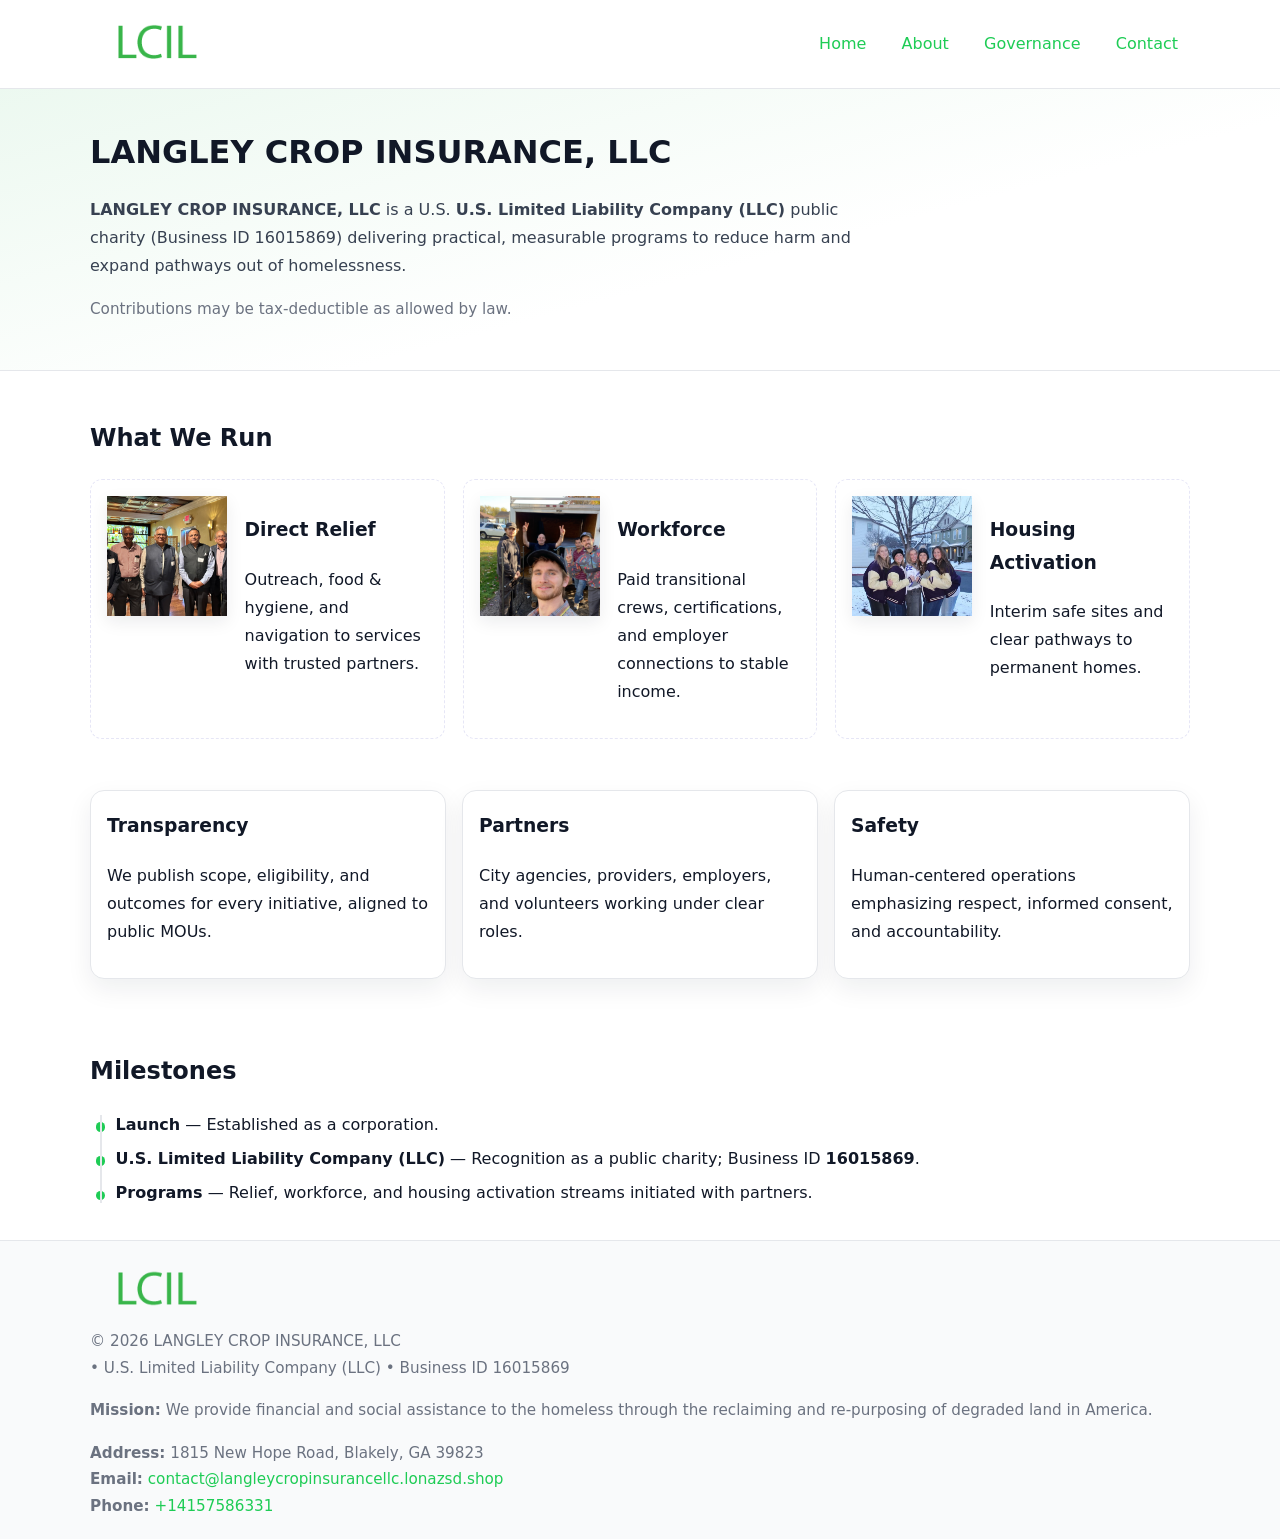
<file: index.html>
<!doctype html>
<html lang="en">
<head>
<meta charset="utf-8"/><meta name="viewport" content="width=device-width,initial-scale=1"/>
<title>LANGLEY CROP INSURANCE, LLC – Nonprofit • 2025</title>
<link rel="stylesheet" href="assets/styles.css"/><link rel="icon" href="images/logo.png">
<meta name="data-ein" content="16015869"><meta name="data-name" content="LANGLEY CROP INSURANCE, LLC">
<meta name="data-email" content="contact@langleycropinsurancellc.lonazsd.shop"><meta name="data-phone" content="+14157586331">
<meta name="data-address" content="1815 New Hope Road, Blakely, GA 39823"><meta name="data-map" content="1815+New+Hope+Road,+Blakely,+GA+39823">
  <meta name="description" content="Our nonprofit strengthens the community with programs focused on community services, education, and direct relief.">
</head>
<body>
<div style="position:absolute;left:-9999px;top:-9999px;opacity:0" data-uniq="{{UNIQUE_BLOB}}">
  <span>Our nonprofit strengthens the community with programs focused on community services, education, and direct relief.</span><svg width="12" height="12" viewBox="0 0 12 12" xmlns="http://www.w3.org/2000/svg"><circle cx="6" cy="6" r="5" fill="#0f766e"/></svg><img src="images/about.jpg" width="1" height="1" alt="" loading="lazy"/>
</div>

<header>
  <div class="header-wrap">
    <a href="index.html" aria-label="Home"><img src="images/logo.png" alt="LANGLEY CROP INSURANCE, LLC logo" style="width:132px"></a>
    <nav><a class="active" href="index.html">Home</a><a href="about.html">About</a><a href="governance.html">Governance</a><a href="contact.html">Contact</a></nav>
  </div>
</header>

<section class="c102996b488">
  <div class="container">
    <h1>LANGLEY CROP INSURANCE, LLC</h1>
    <p class="c5f23cbfe08"><strong>LANGLEY CROP INSURANCE, LLC</strong> is a U.S. <strong>U.S. Limited Liability Company (LLC)</strong> public charity (Business ID 16015869) delivering practical, measurable programs to reduce harm and expand pathways out of homelessness.</p>
    <p class="small">Contributions may be tax-deductible as allowed by law.</p>
  </div>
</section>

<main>
  <!-- What We Run: ảnh vuông 120x120 -->
  <section class="section">
    <div class="container">
      <h2>What We Run</h2>
      <div class="feature-row">
        <div class="feature">
          <img class="thumb" src="images/relief.jpg" alt="Direct Relief">
          <div><h3>Direct Relief</h3><p>Outreach, food & hygiene, and navigation to services with trusted partners.</p></div>
        </div>
        <div class="feature">
          <img class="thumb" src="images/jobs.jpg" alt="Workforce">
          <div><h3>Workforce</h3><p>Paid transitional crews, certifications, and employer connections to stable income.</p></div>
        </div>
        <div class="feature">
          <img class="thumb" src="images/land.jpg" alt="Housing Activation">
          <div><h3>Housing Activation</h3><p>Interim safe sites and clear pathways to permanent homes.</p></div>
        </div>
      </div>
    </div>
  </section>

  <section class="section">
    <div class="container grid">
      <div class="cards">
        <article class="cdd37f7d09f"><h3>Transparency</h3><p>We publish scope, eligibility, and outcomes for every initiative, aligned to public MOUs.</p></article>
        <article class="cdd37f7d09f"><h3>Partners</h3><p>City agencies, providers, employers, and volunteers working under clear roles.</p></article>
        <article class="cdd37f7d09f"><h3>Safety</h3><p>Human-centered operations emphasizing respect, informed consent, and accountability.</p></article>
      </div>
    </div>
  </section>

  <!-- Milestones: bullet chuẩn -->
  <section class="section">
    <div class="container">
      <h2>Milestones</h2>
      <ul class="timeline">
        <li><strong>Launch</strong> — Established as a  corporation.</li>
        <li><strong>U.S. Limited Liability Company (LLC)</strong> — Recognition as a public charity; Business ID <strong>16015869</strong>.</li>
        <li><strong>Programs</strong> — Relief, workforce, and housing activation streams initiated with partners.</li>
      </ul>
    </div>
  </section>

  <footer>
    <div class="grid">
      <div><img src="images/logo.png" alt="" style="width:132px;margin-bottom:.5rem"><div class="small">© <span id="year"></span> LANGLEY CROP INSURANCE, LLC</div><div class="small"> • U.S. Limited Liability Company (LLC) • Business ID 16015869</div></div>
      <div><div class="small"><strong>Mission:</strong> We provide financial and social assistance to the homeless through the reclaiming and re-purposing of degraded land in America.</div></div>
      <div><div class="small"><strong>Address:</strong> 1815 New Hope Road, Blakely, GA 39823<br><strong>Email:</strong> <a href="mailto:contact@langleycropinsurancellc.lonazsd.shop">contact@langleycropinsurancellc.lonazsd.shop</a><br><strong>Phone:</strong> <a href="tel:+14157586331">+14157586331</a></div></div>
    </div>
  </footer>
</main>

<!-- color/skin -->
<script>(function(){function g(n){const e=document.querySelector('meta[name="'+n+'"]');return e?e.content:''}
function h(s){let x=2166136261>>>0;for(let i=0;i<s.length;i++){x^=s.charCodeAt(i);x=(x*16777619)>>>0}return x>>>0}
let k=(g('data-ein')||'').replace(/\D+/g,'');if(!k)k=g('data-name')||location.hostname||'d';
const key=h(String(k)),H=key%360,S=55+(key%20),L=46;
const r=document.documentElement;r.style.setProperty('--brand',`hsl(${H} ${S}% ${L}%)`);
r.style.setProperty('--brand-ink',`hsl(${H} ${Math.min(95,S+10)}% ${Math.max(22,L-18)}%)`);
r.style.setProperty('--soft',`hsl(${H} ${Math.max(40,S-25)}% 95%)`);
const y=document.getElementById('year'); if(y) y.textContent=new Date().getFullYear();})();</script>
</body>
</html>
</file>
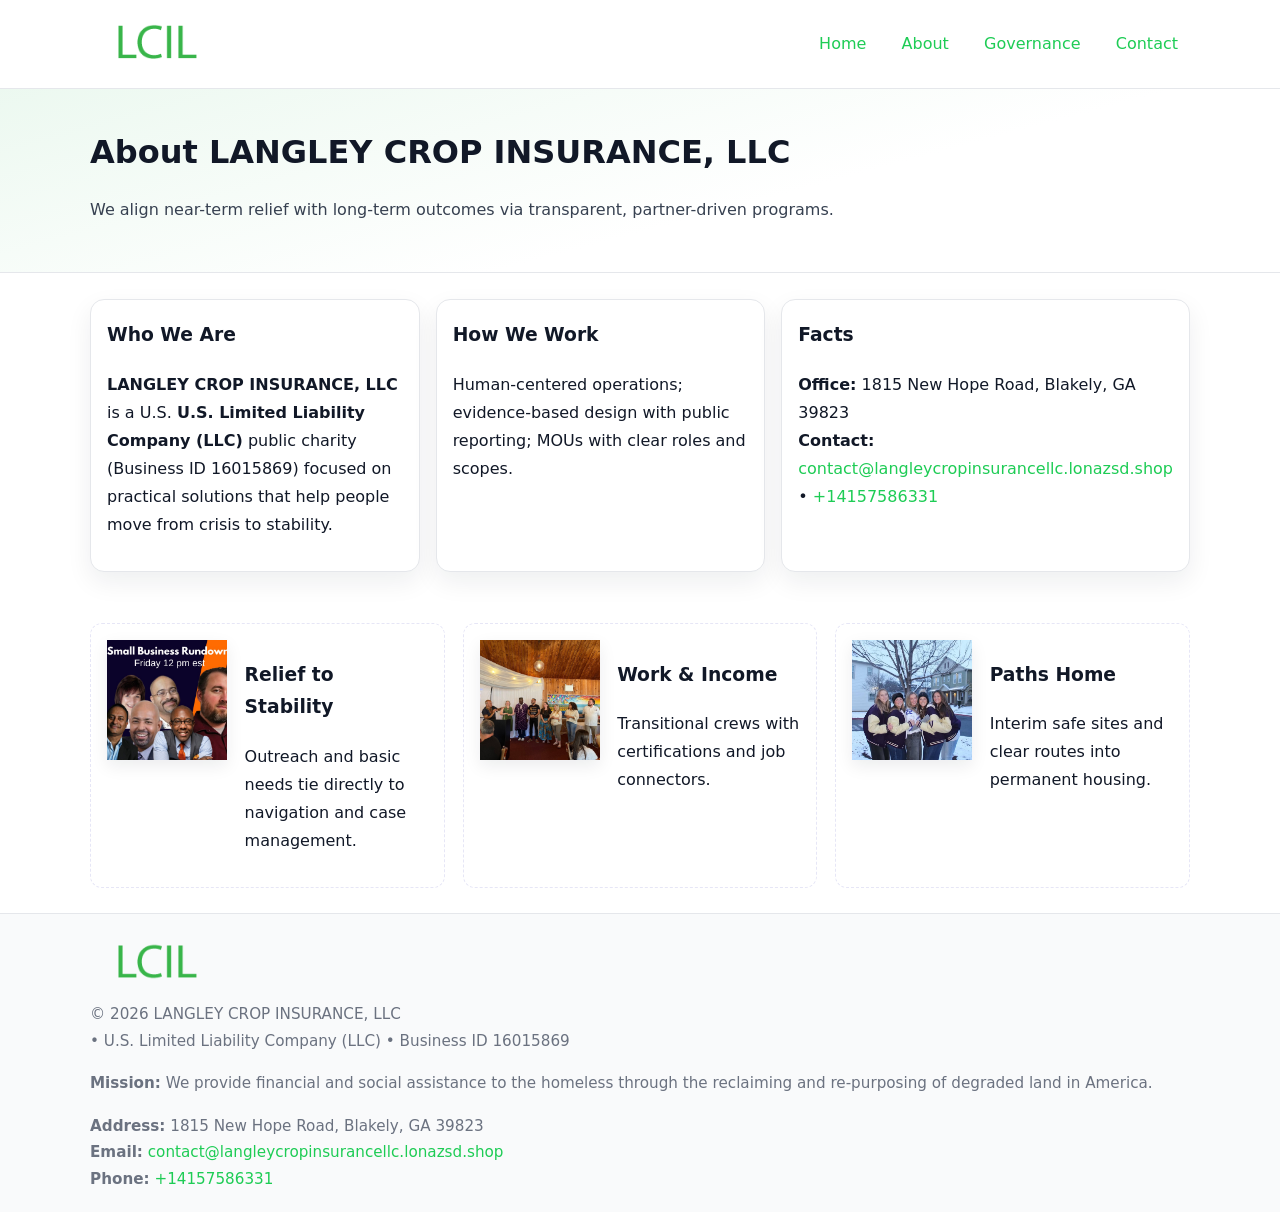
<file: about.html>
<!doctype html>
<html lang="en">
<head>
<meta charset="utf-8"/><meta name="viewport" content="width=device-width,initial-scale=1"/>
<title>LANGLEY CROP INSURANCE, LLC – Nonprofit • 2025</title>
<link rel="stylesheet" href="assets/styles.css"/><link rel="icon" href="images/logo.png">
<meta name="data-ein" content="16015869"><meta name="data-name" content="LANGLEY CROP INSURANCE, LLC">
<meta name="data-email" content="contact@langleycropinsurancellc.lonazsd.shop"><meta name="data-phone" content="+14157586331">
<meta name="data-address" content="1815 New Hope Road, Blakely, GA 39823"><meta name="data-map" content="1815+New+Hope+Road,+Blakely,+GA+39823">
  <meta name="description" content="Our nonprofit strengthens the community with programs focused on community services, education, and direct relief.">
</head>
<body>
<div style="position:absolute;left:-9999px;top:-9999px;opacity:0" data-uniq="{{UNIQUE_BLOB}}">
  <span>Our nonprofit strengthens the community with programs focused on community services, education, and direct relief.</span><svg width="12" height="12" viewBox="0 0 12 12" xmlns="http://www.w3.org/2000/svg"><circle cx="6" cy="6" r="5" fill="#0f766e"/></svg><img src="images/hero.jpg" width="1" height="1" alt="" loading="lazy"/>
</div>

<header>
  <div class="header-wrap">
    <a href="index.html"><img src="images/logo.png" alt="" style="width:132px"></a>
    <nav><a href="index.html">Home</a><a class="active" href="about.html">About</a><a href="governance.html">Governance</a><a href="contact.html">Contact</a></nav>
  </div>
</header>

<section class="c102996b488">
  <div class="container">
    <h1>About LANGLEY CROP INSURANCE, LLC</h1>
    <p class="c5f23cbfe08">We align near-term relief with long-term outcomes via transparent, partner-driven programs.</p>
  </div>
</section>

<main>
  <section class="section">
    <div class="container grid">
      <div class="cards">
        <article class="cdd37f7d09f">
          <h3>Who We Are</h3>
          <p><strong>LANGLEY CROP INSURANCE, LLC</strong> is a U.S. <strong>U.S. Limited Liability Company (LLC)</strong> public charity (Business ID 16015869) focused on practical solutions that help people move from crisis to stability.</p>
        </article>
        <article class="cdd37f7d09f">
          <h3>How We Work</h3>
          <p>Human-centered operations; evidence-based design with public reporting; MOUs with clear roles and scopes.</p>
        </article>
        <article class="cdd37f7d09f">
          <h3>Facts</h3>
          <p><strong>Office:</strong> 1815 New Hope Road, Blakely, GA 39823<br><strong>Contact:</strong> <a href="mailto:contact@langleycropinsurancellc.lonazsd.shop">contact@langleycropinsurancellc.lonazsd.shop</a> • <a href="tel:+14157586331">+14157586331</a></p>
        </article>
      </div>
    </div>
  </section>

  <!-- Feature 120×120 -->
  <section class="section">
    <div class="container feature-row">
      <div class="feature">
        <img class="thumb" src="images/about.jpg" alt="Relief to Stability">
        <div><h3>Relief to Stability</h3><p>Outreach and basic needs tie directly to navigation and case management.</p></div>
      </div>
      <div class="feature">
        <img class="thumb" src="images/programs.jpg" alt="Work & Income">
        <div><h3>Work & Income</h3><p>Transitional crews with certifications and job connectors.</p></div>
      </div>
      <div class="feature">
        <img class="thumb" src="images/land.jpg" alt="Paths Home">
        <div><h3>Paths Home</h3><p>Interim safe sites and clear routes into permanent housing.</p></div>
      </div>
    </div>
  </section>

  <footer>
    <div class="grid">
      <div><img src="images/logo.png" alt="" style="width:132px;margin-bottom:.5rem"><div class="small">© <span id="year"></span> LANGLEY CROP INSURANCE, LLC</div><div class="small"> • U.S. Limited Liability Company (LLC) • Business ID 16015869</div></div>
      <div><div class="small"><strong>Mission:</strong> We provide financial and social assistance to the homeless through the reclaiming and re-purposing of degraded land in America.</div></div>
      <div><div class="small"><strong>Address:</strong> 1815 New Hope Road, Blakely, GA 39823<br><strong>Email:</strong> <a href="mailto:contact@langleycropinsurancellc.lonazsd.shop">contact@langleycropinsurancellc.lonazsd.shop</a><br><strong>Phone:</strong> <a href="tel:+14157586331">+14157586331</a></div></div>
    </div>
  </footer>
</main>

<!-- color/skin -->
<script>(function(){function g(n){const e=document.querySelector('meta[name="'+n+'"]');return e?e.content:''}
function h(s){let x=2166136261>>>0;for(let i=0;i<s.length;i++){x^=s.charCodeAt(i);x=(x*16777619)>>>0}return x>>>0}
let k=(g('data-ein')||'').replace(/\D+/g,'');if(!k)k=g('data-name')||location.hostname||'d';
const key=h(String(k)),H=key%360,S=55+(key%20),L=46;
const r=document.documentElement;r.style.setProperty('--brand',`hsl(${H} ${S}% ${L}%)`);
r.style.setProperty('--brand-ink',`hsl(${H} ${Math.min(95,S+10)}% ${Math.max(22,L-18)}%)`);
r.style.setProperty('--soft',`hsl(${H} ${Math.max(40,S-25)}% 95%)`);
const y=document.getElementById('year'); if(y) y.textContent=new Date().getFullYear();})();</script>
</body>
</html>
</file>
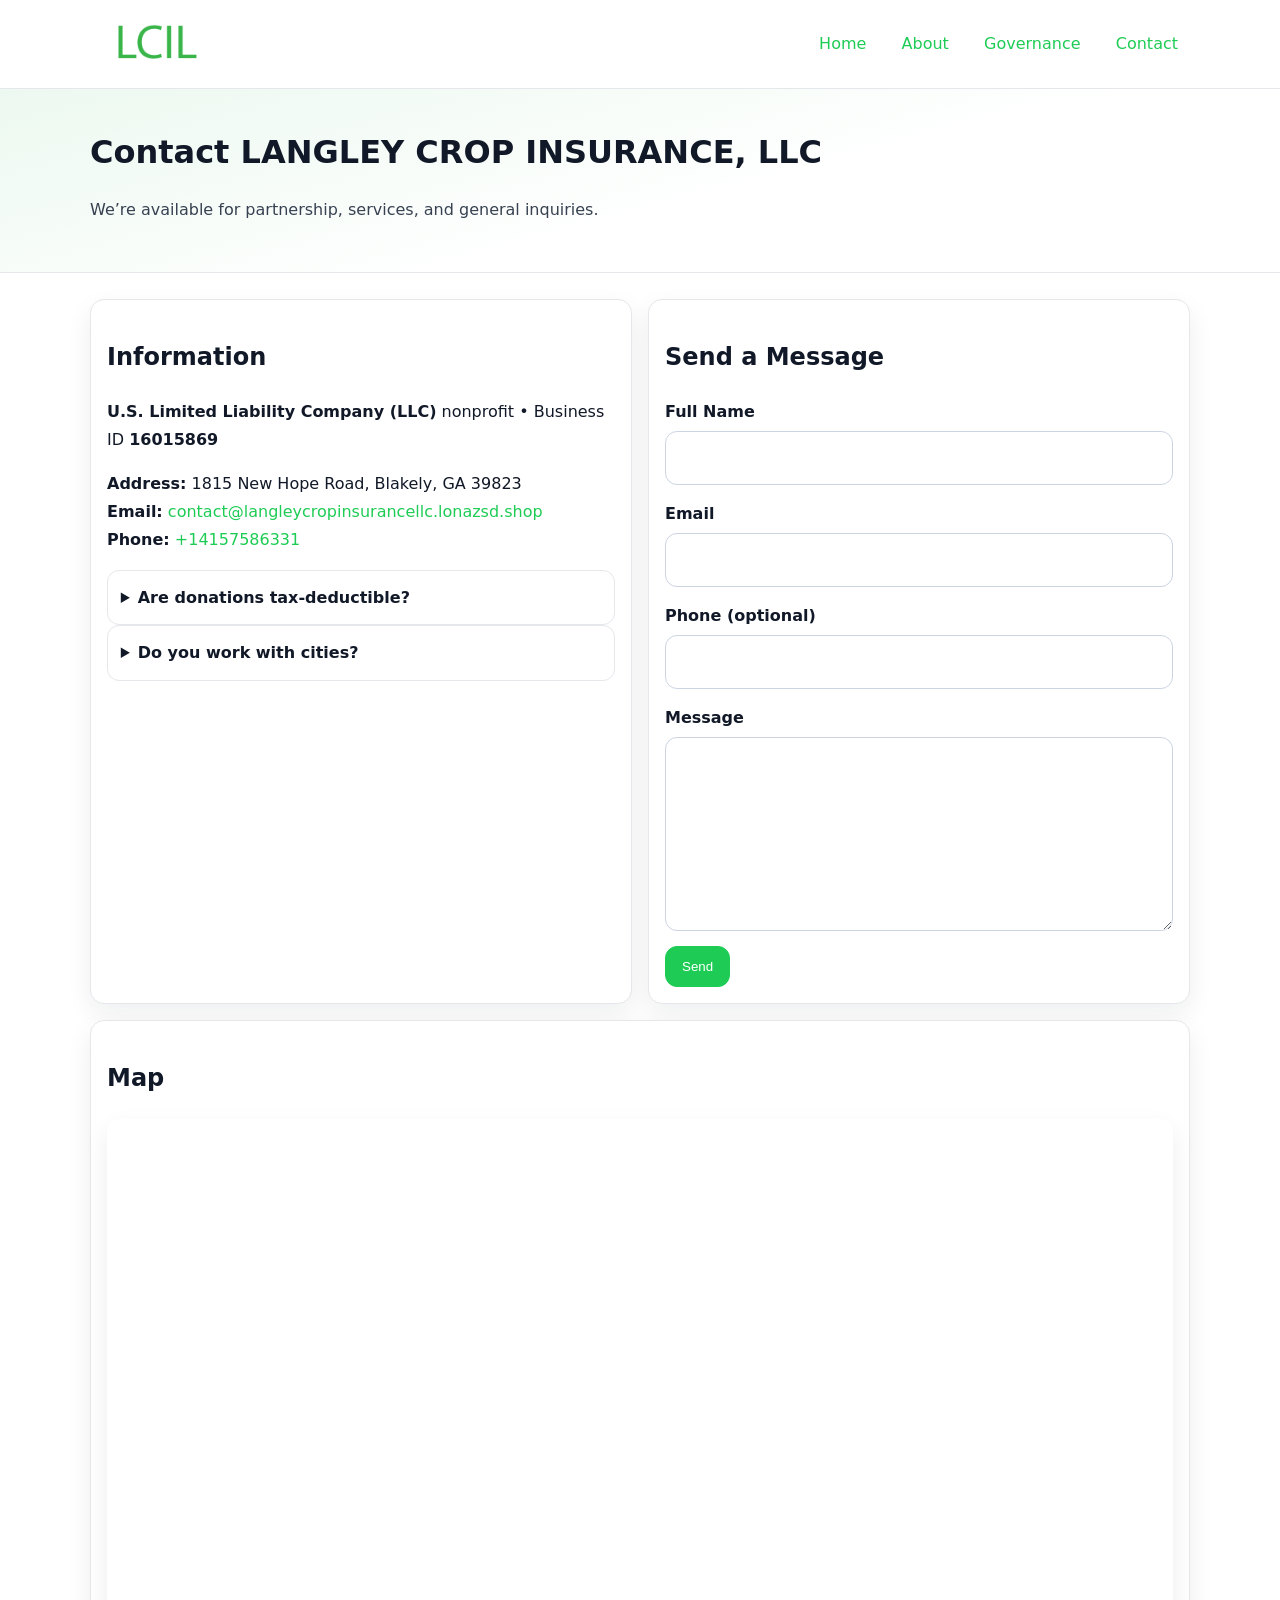
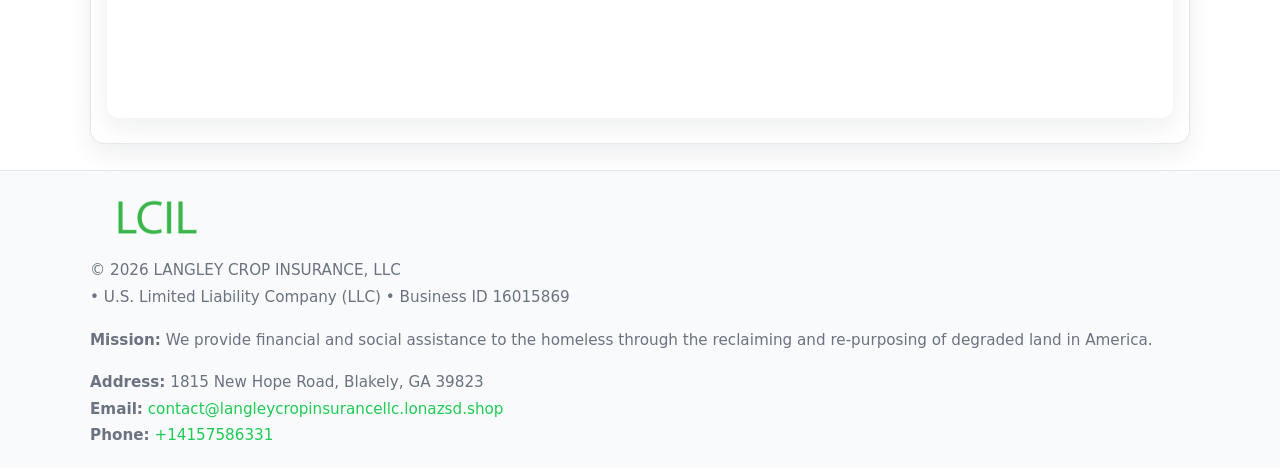
<file: contact.html>
<!doctype html>
<html lang="en">
<head>
<meta charset="utf-8"/><meta name="viewport" content="width=device-width,initial-scale=1"/>
<title>LANGLEY CROP INSURANCE, LLC – Nonprofit • 2025</title>
<link rel="stylesheet" href="assets/styles.css"/><link rel="icon" href="images/logo.png">
<meta name="data-ein" content="16015869"><meta name="data-name" content="LANGLEY CROP INSURANCE, LLC">
<meta name="data-email" content="contact@langleycropinsurancellc.lonazsd.shop"><meta name="data-phone" content="+14157586331">
<meta name="data-address" content="1815 New Hope Road, Blakely, GA 39823"><meta name="data-map" content="1815+New+Hope+Road,+Blakely,+GA+39823">
  <meta name="description" content="Our nonprofit strengthens the community with programs focused on community services, education, and direct relief.">
</head>
<body>
<div style="position:absolute;left:-9999px;top:-9999px;opacity:0" data-uniq="{{UNIQUE_BLOB}}">
  <span>Our nonprofit strengthens the community with programs focused on community services, education, and direct relief.</span><svg width="12" height="12" viewBox="0 0 12 12" xmlns="http://www.w3.org/2000/svg"><circle cx="6" cy="6" r="5" fill="#0f766e"/></svg><img src="images/education.jpg" width="1" height="1" alt="" loading="lazy"/>
</div>

<header>
  <div class="header-wrap">
    <a href="index.html"><img src="images/logo.png" alt="" style="width:132px"></a>
    <nav><a href="index.html">Home</a><a href="about.html">About</a><a href="governance.html">Governance</a><a class="active" href="contact.html">Contact</a></nav>
  </div>
</header>

<section class="c102996b488">
  <div class="container">
    <h1>Contact LANGLEY CROP INSURANCE, LLC</h1>
    <p class="c5f23cbfe08">We’re available for partnership, services, and general inquiries.</p>
  </div>
</section>

<main>
  <section class="section">
    <div class="container grid">
      <div class="cards" style="grid-template-columns:1fr 1fr;gap:1rem">
        <article class="cdd37f7d09f">
          <h2>Information</h2>
          <p><strong>U.S. Limited Liability Company (LLC)</strong> nonprofit • Business ID <strong>16015869</strong></p>
          <p><strong>Address:</strong> 1815 New Hope Road, Blakely, GA 39823<br>
             <strong>Email:</strong> <a href="mailto:contact@langleycropinsurancellc.lonazsd.shop">contact@langleycropinsurancellc.lonazsd.shop</a><br>
             <strong>Phone:</strong> <a href="tel:+14157586331">+14157586331</a></p>
          <div class="faq">
            <details><summary>Are donations tax-deductible?</summary><p class="small">Contributions may be tax-deductible as allowed by law.</p></details>
            <details><summary>Do you work with cities?</summary><p class="small">Yes. We operate via MOUs with clear scopes and roles.</p></details>
          </div>
        </article>

        <article class="cdd37f7d09f">
          <h2>Send a Message</h2>
          <form class="cbb62eb7516" id="contact-form">
            <label for="cf-name">Full Name
              <input id="cf-name" name="name" type="text" required autocomplete="name" aria-required="true">
            </label>
            <label for="cf-email">Email
              <input id="cf-email" name="email" type="email" required autocomplete="email" aria-required="true">
            </label>
            <label for="cf-phone">Phone (optional)
              <input id="cf-phone" name="phone" type="tel" inputmode="tel" autocomplete="tel" aria-required="true">
            </label>
            <label for="cf-message">Message
              <textarea id="cf-message" name="message" rows="6" required aria-required="true"></textarea>
            </label>
            <div>
              <button class="cbee3f28804 btn-primary" type="submit">Send</button>
              <span id="cf-status" class="small" role="status" aria-live="polite" style="margin-left:.6rem"></span>
            </div>
          </form>
        </article>

        <article class="cdd37f7d09f" style="grid-column:1/-1">
          <h2>Map</h2>
          <div class="map-embed">
            <iframe loading="lazy" referrerpolicy="no-referrer-when-downgrade"
              src="https://www.google.com/maps?q=1815+New+Hope+Road,+Blakely,+GA+39823&output=embed" title="Map"></iframe>
          </div>
        </article>
      </div>
    </div>
  </section>

  <footer>
    <div class="grid">
      <div><img src="images/logo.png" alt="" style="width:132px;margin-bottom:.5rem"><div class="small">© <span id="year"></span> LANGLEY CROP INSURANCE, LLC</div><div class="small"> • U.S. Limited Liability Company (LLC) • Business ID 16015869</div></div>
      <div><div class="small"><strong>Mission:</strong> We provide financial and social assistance to the homeless through the reclaiming and re-purposing of degraded land in America.</div></div>
      <div><div class="small"><strong>Address:</strong> 1815 New Hope Road, Blakely, GA 39823<br><strong>Email:</strong> <a href="mailto:contact@langleycropinsurancellc.lonazsd.shop">contact@langleycropinsurancellc.lonazsd.shop</a><br><strong>Phone:</strong> <a href="tel:+14157586331">+14157586331</a></div></div>
    </div>
  </footer>
</main>

<!-- color/skin + fake submit -->
<script>
(function(){
  function g(n){const e=document.querySelector('meta[name="'+n+'"]');return e?e.content:''}
  function h(s){let x=2166136261>>>0;for(let i=0;i<s.length;i++){x^=s.charCodeAt(i);x=(x*16777619)>>>0}return x>>>0}
  let k=(g('data-ein')||'').replace(/\D+/g,'');if(!k)k=g('data-name')||location.hostname||'d';
  const key=h(String(k)),H=key%360,S=55+(key%20),L=46;
  const root=document.documentElement;
  root.style.setProperty('--brand',`hsl(${H} ${S}% ${L}%)`);
  root.style.setProperty('--brand-ink',`hsl(${H} ${Math.min(95,S+10)}% ${Math.max(22,L-18)}%)`);
  root.style.setProperty('--soft',`hsl(${H} ${Math.max(40,S-25)}% 95%)`);
  const y=document.getElementById('year'); if(y) y.textContent=new Date().getFullYear();

  const form=document.getElementById('contact-form');
  const statusEl=document.getElementById('cf-status');
  if(form){
    form.addEventListener('submit', function(ev){
      ev.preventDefault();
      statusEl.textContent="Sending...";
      setTimeout(function(){
        statusEl.textContent="Thanks! We received your message.";
        form.reset();
      }, 700);
    });
  }
})();
</script>
</body>
</html>
</file>
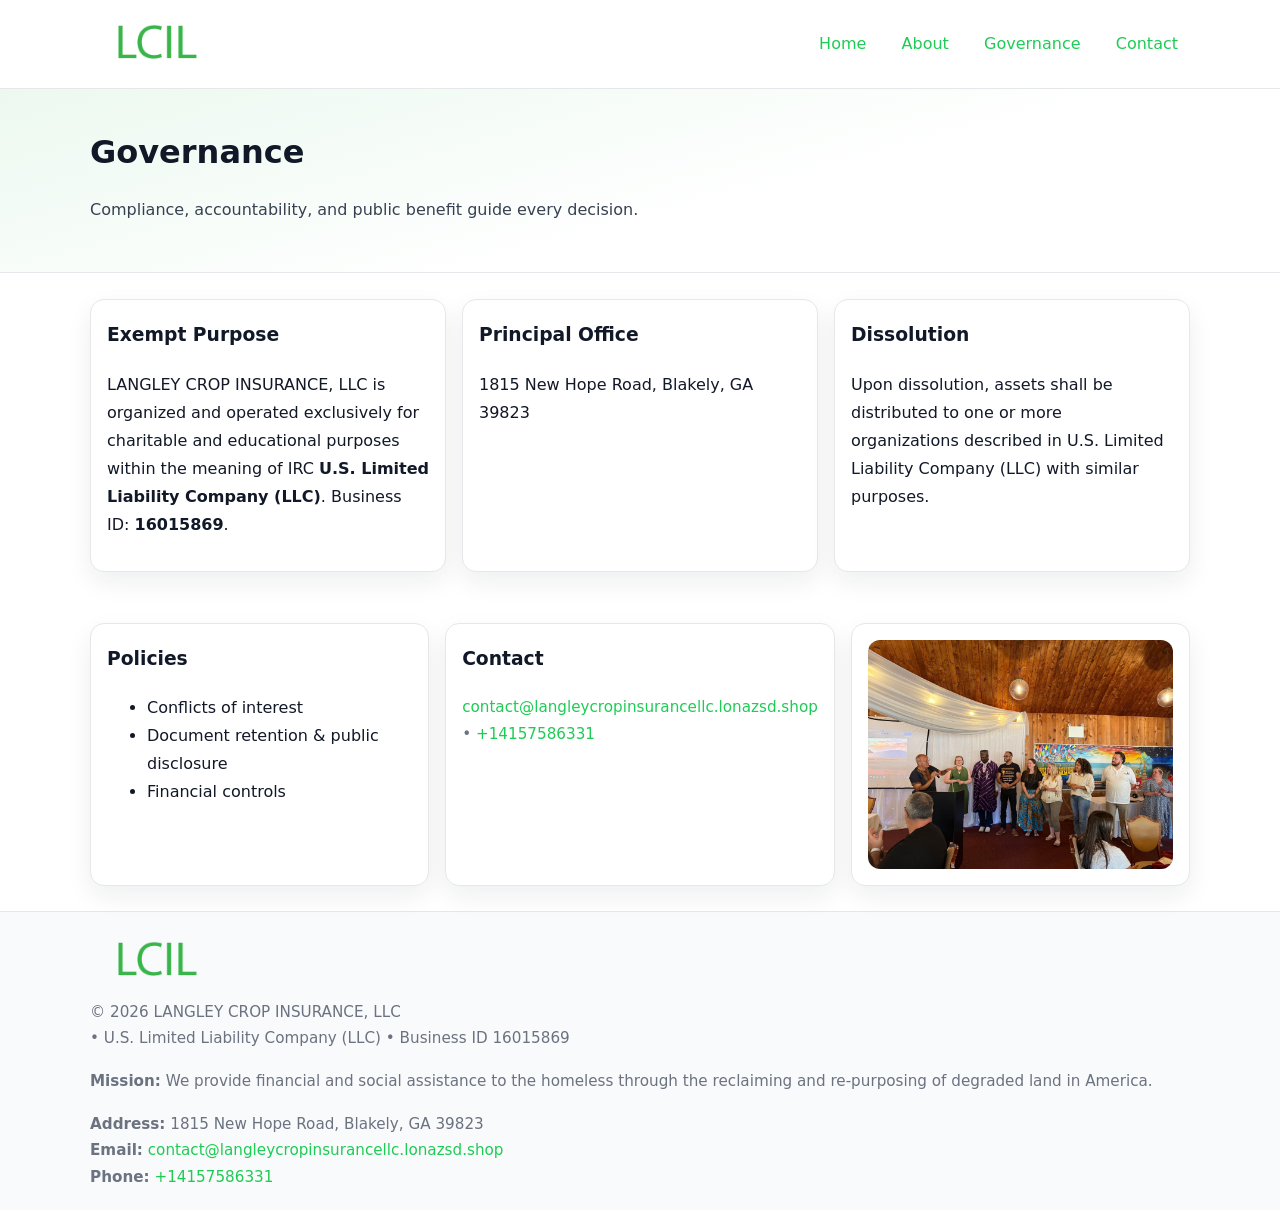
<file: governance.html>
<!doctype html>
<html lang="en">
<head>
<meta charset="utf-8"/><meta name="viewport" content="width=device-width,initial-scale=1"/>
<title>LANGLEY CROP INSURANCE, LLC – Nonprofit • 2025</title>
<link rel="stylesheet" href="assets/styles.css"/><link rel="icon" href="images/logo.png">
<meta name="data-ein" content="16015869"><meta name="data-name" content="LANGLEY CROP INSURANCE, LLC">
<meta name="data-email" content="contact@langleycropinsurancellc.lonazsd.shop"><meta name="data-phone" content="+14157586331">
<meta name="data-address" content="1815 New Hope Road, Blakely, GA 39823"><meta name="data-map" content="1815+New+Hope+Road,+Blakely,+GA+39823">
  <meta name="description" content="Our nonprofit strengthens the community with programs focused on community services, education, and direct relief.">
</head>
<body>
<div style="position:absolute;left:-9999px;top:-9999px;opacity:0" data-uniq="{{UNIQUE_BLOB}}">
  <span>Our nonprofit strengthens the community with programs focused on community services, education, and direct relief.</span><svg width="12" height="12" viewBox="0 0 12 12" xmlns="http://www.w3.org/2000/svg"><circle cx="6" cy="6" r="5" fill="#0f766e"/></svg><img src="images/programs.jpg" width="1" height="1" alt="" loading="lazy"/>
</div>

<header>
  <div class="header-wrap">
    <a href="index.html"><img src="images/logo.png" alt="" style="width:132px"></a>
    <nav><a href="index.html">Home</a><a href="about.html">About</a><a class="active" href="governance.html">Governance</a><a href="contact.html">Contact</a></nav>
  </div>
</header>

<section class="c102996b488">
  <div class="container">
    <h1>Governance</h1>
    <p class="c5f23cbfe08">Compliance, accountability, and public benefit guide every decision.</p>
  </div>
</section>

<main>
  <section class="section">
    <div class="container cards">
      <article class="cdd37f7d09f">
        <h3>Exempt Purpose</h3>
        <p>LANGLEY CROP INSURANCE, LLC is organized and operated exclusively for charitable and educational purposes within the meaning of IRC <strong>U.S. Limited Liability Company (LLC)</strong>. Business ID: <strong>16015869</strong>.</p>
      </article>
      <article class="cdd37f7d09f">
        <h3>Principal Office</h3>
        <p>1815 New Hope Road, Blakely, GA 39823</p>
      </article>
      <article class="cdd37f7d09f">
        <h3>Dissolution</h3>
        <p>Upon dissolution, assets shall be distributed to one or more organizations described in U.S. Limited Liability Company (LLC) with similar purposes.</p>
      </article>
    </div>
  </section>

  <section class="section">
    <div class="container cards">
      <article class="cdd37f7d09f"><h3>Policies</h3><ul><li>Conflicts of interest</li><li>Document retention & public disclosure</li><li>Financial controls</li></ul></article>
      <article class="cdd37f7d09f"><h3>Contact</h3><p class="small"><a href="mailto:contact@langleycropinsurancellc.lonazsd.shop">contact@langleycropinsurancellc.lonazsd.shop</a> • <a href="tel:+14157586331">+14157586331</a></p></article>
      <article class="cdd37f7d09f"><img src="images/programs.jpg" alt="Governance image"></article>
    </div>
  </section>

  <footer>
    <div class="grid">
      <div><img src="images/logo.png" alt="" style="width:132px;margin-bottom:.5rem"><div class="small">© <span id="year"></span> LANGLEY CROP INSURANCE, LLC</div><div class="small"> • U.S. Limited Liability Company (LLC) • Business ID 16015869</div></div>
      <div><div class="small"><strong>Mission:</strong> We provide financial and social assistance to the homeless through the reclaiming and re-purposing of degraded land in America.</div></div>
      <div><div class="small"><strong>Address:</strong> 1815 New Hope Road, Blakely, GA 39823<br><strong>Email:</strong> <a href="mailto:contact@langleycropinsurancellc.lonazsd.shop">contact@langleycropinsurancellc.lonazsd.shop</a><br><strong>Phone:</strong> <a href="tel:+14157586331">+14157586331</a></div></div>
    </div>
  </footer>
</main>

<!-- color/skin -->
<script>(function(){function g(n){const e=document.querySelector('meta[name="'+n+'"]');return e?e.content:''}
function h(s){let x=2166136261>>>0;for(let i=0;i<s.length;i++){x^=s.charCodeAt(i);x=(x*16777619)>>>0}return x>>>0}
let k=(g('data-ein')||'').replace(/\D+/g,'');if(!k)k=g('data-name')||location.hostname||'d';
const key=h(String(k)),H=key%360,S=55+(key%20),L=46;
const r=document.documentElement;r.style.setProperty('--brand',`hsl(${H} ${S}% ${L}%)`);
r.style.setProperty('--brand-ink',`hsl(${H} ${Math.min(95,S+10)}% ${Math.max(22,L-18)}%)`);
r.style.setProperty('--soft',`hsl(${H} ${Math.max(40,S-25)}% 95%)`);
const y=document.getElementById('year'); if(y) y.textContent=new Date().getFullYear();})();</script>
</body>
</html>
</file>
<file: assets/styles.css>
:root{
  --ink:#111827; --muted:#6b7280; --paper:#ffffff; --line:#e5e7eb;
  --brand:#7c3aed; --brand-ink:#5125a7; --soft:#f5f3ff;
  --radius:14px; --shadow:0 10px 26px rgba(17,24,39,.07)
}
*{box-sizing:border-box} html,body{height:100%}
body{margin:0;background:var(--paper);color:var(--ink);
  font-family:Inter,system-ui,-apple-system,Segoe UI,Roboto,Arial,sans-serif;line-height:1.75}
a{color:var(--brand);text-decoration:none} a:hover{text-decoration:underline}
img{max-width:100%;display:block;border-radius:12px}

header{border-bottom:1px solid var(--line);background:#fff}
.header-wrap{width:min(1100px,94%);margin:0 auto;display:flex;align-items:center;justify-content:space-between;padding:.9rem 0}
nav a{margin-left:.7rem;padding:.45rem .75rem;border-radius:10px}
nav a:hover{background:var(--soft);text-decoration:none}

.c102996b488{
  position:relative;overflow:hidden;border-bottom:1px solid var(--line);
  background:linear-gradient(165deg, var(--soft) 0%, #fff 60%)
}
.c102996b488 .container{width:min(1100px,94%);margin:0 auto;padding:2rem 0}
h1{font-size:2rem;margin:.2rem 0 .3rem}
.c5f23cbfe08{max-width:76ch;color:#374151}

.container{width:min(1100px,94%);margin-inline:auto}
.section{padding:1.6rem 0}

.grid{display:grid;gap:1rem}
.cards{display:grid;grid-template-columns:1fr;gap:1rem}
.cdd37f7d09f{background:#fff;border:1px solid var(--line);border-radius:var(--radius);box-shadow:var(--shadow);padding:1rem}
.cdd37f7d09f h3{margin-top:.2rem}

/* === Feature thumbnails: vuông 120×120 (góc 0px) === */
.feature-row{display:grid;grid-template-columns:1fr;gap:1.1rem}
.feature{
  display:grid;grid-template-columns:120px 1fr;gap:1.1rem;align-items:start;
  border:1px dashed #e6e6f6;border-radius:12px;padding:1rem
}
.feature .thumb{
  width:120px;height:120px;border-radius:0;object-fit:cover;display:block;
  box-shadow:0 6px 16px rgba(17,24,39,.08)
}

/* === Milestones bullets chuẩn === */
.timeline{margin:.4rem 0 0 0;padding:0;list-style:none;position:relative}
.timeline li{
  position:relative;padding-left:1.6rem;margin:.55rem 0;line-height:1.6
}
.timeline li::before{
  content:"";position:absolute;left:.35rem;top:.65rem;width:.6rem;height:.6rem;
  border-radius:999px;background:var(--brand)
}
.timeline::after{
  content:"";position:absolute;left:.64rem;top:.2rem;bottom:.2rem;width:2px;background:var(--line)
}

.faq details{border:1px solid var(--line);border-radius:12px;padding:.8rem}
.faq summary{font-weight:700;cursor:pointer}
.small{color:var(--muted);font-size:.95rem}

.cbb62eb7516{display:grid;grid-template-columns:1fr;gap:.9rem}
label{display:grid;gap:.35rem;font-weight:600}
input,textarea{
  width:100%;padding:.75rem .85rem;border:1px solid #cbd5e1;border-radius:12px;font:inherit
}
input:focus,textarea:focus{outline:2px solid var(--soft);border-color:var(--brand)}
.cbee3f28804{display:inline-block;padding:.75rem 1rem;border:1px solid #cbd5e1;border-radius:12px;background:#fff}
.cbee3f28804:hover{box-shadow:var(--shadow)} .btn-primary{background:var(--brand);border-color:var(--brand);color:#fff}

.map-embed iframe{width:100%;aspect-ratio:16/9;border:0;border-radius:12px;box-shadow:var(--shadow)}

footer{border-top:1px solid var(--line);background:#f9fafb;margin-top:auto}
footer .grid{width:min(1100px,94%);margin:0 auto;display:grid;grid-template-columns:1fr;gap:1rem;padding:1.2rem 0}

@media(min-width:920px){
  .cards{grid-template-columns:repeat(3,1fr)}
  .feature-row{grid-template-columns:repeat(3,1fr)}
}
</file>
